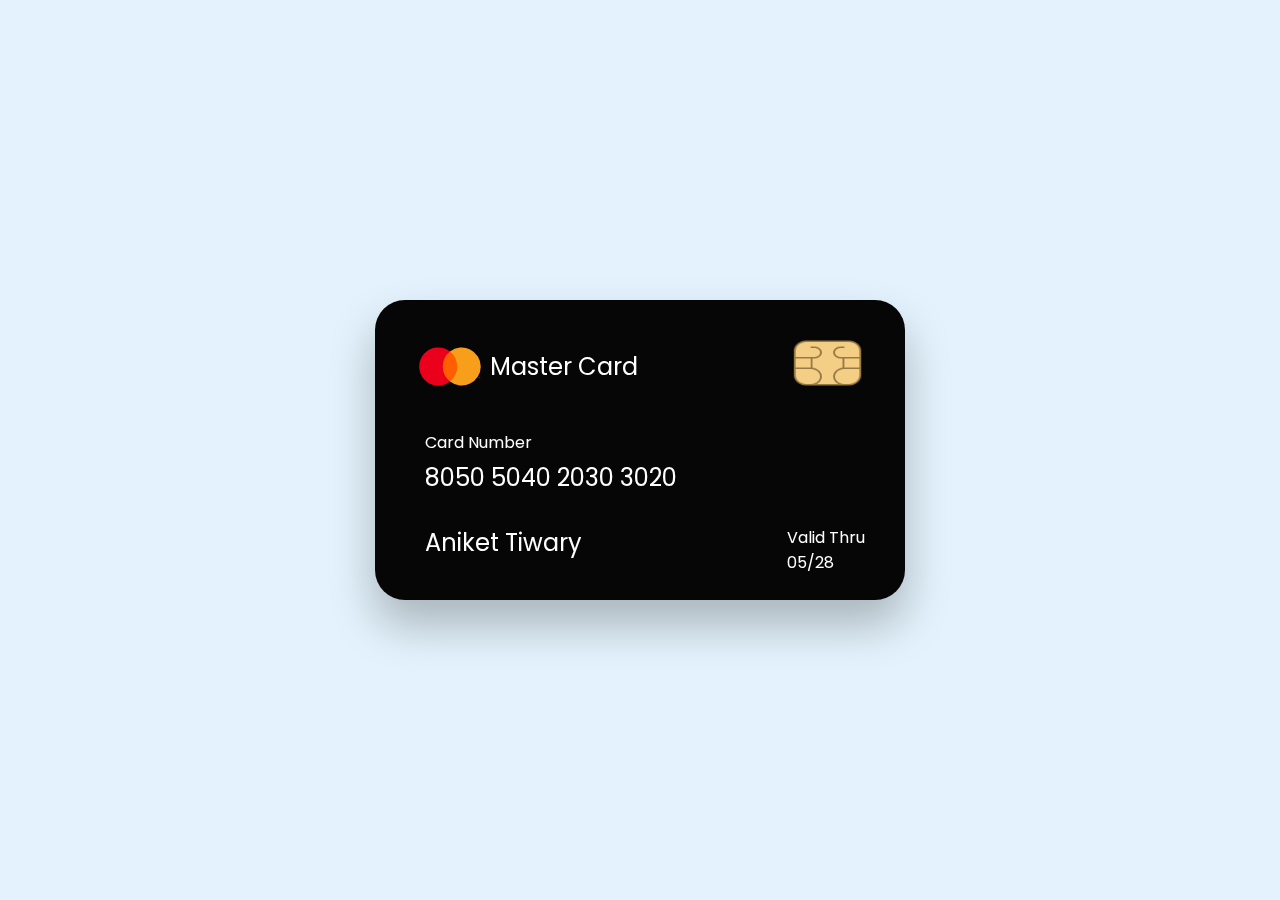
<file: index.html>
<!DOCTYPE html>
<html>
    <head>
        <title>Flipping card</title>
        <link rel="preconnect" href="https://fonts.googleapis.com">
        <link rel="preconnect" href="https://fonts.gstatic.com" crossorigin>
        <link href="https://fonts.googleapis.com/css2?family=Poppins:ital,wght@0,100;0,200;0,300;0,400;0,500;0,600;0,700;0,800;0,900;1,100;1,200;1,300;1,400;1,500;1,600;1,700;1,800;1,900&display=swap" rel="stylesheet">
        <link rel="stylesheet" href="css/general.css">
        <link rel="stylesheet" href="css/card-front.css">
        <link rel="stylesheet" href="css/card-back.css">
    </head>
    <body>
        <div class="credit-card">
            <div class="card-container">
                <div class="card">
                    <div class="card-face card-front">
                        <div class="front-header">
                            <div class="mastercard">
                                <img class="logo" src="img/Mastercard-Logo.svg">
                                <div>Master Card</div>
                            </div>
                            <div class="chip">
                                <img class="chip-logo" src="img/chip-card.png">
                            </div>
                        </div>
                        <div class="card-info">
                            <div class="card-number-label">Card Number</div>
                            <div class="card-number">8050 5040 2030 3020</div>
                            <div class="card-name-validity">
                                <div class="card-name">Aniket Tiwary</div>
                                <div class="card-validity">
                                    <div>Valid Thru</div>
                                    <div>05/28</div>
                                </div>
                            </div>
                        </div>
                    </div>    
                    <div class="card-face card-back">
                        <div class="back-header">
                            For customer service call 
                            +91 4343 3433 or email at 
                            mastecard@gmail.com
                        </div>

                        <div class="dark-strip"></div>

                        <div class="security-strip">
                            <div class="strips">
                                <img class="strip" src="img/security-strip.png">
                            </div>
                            <div class="security-code">005</div>
                        </div>
                        <div class="info">
                            Simply duummy text of the printing and typesetting industry, loren ipsum has been the industry's standard dummy text
                            ever since the 15s, when an unknown printer
                            took a gallay of type and scrambled it to
                            make a type specimen back.
                        </div>

                    </div>
                </div>
            </div>
        </div>
    </body>
    </body>
</html>
</file>
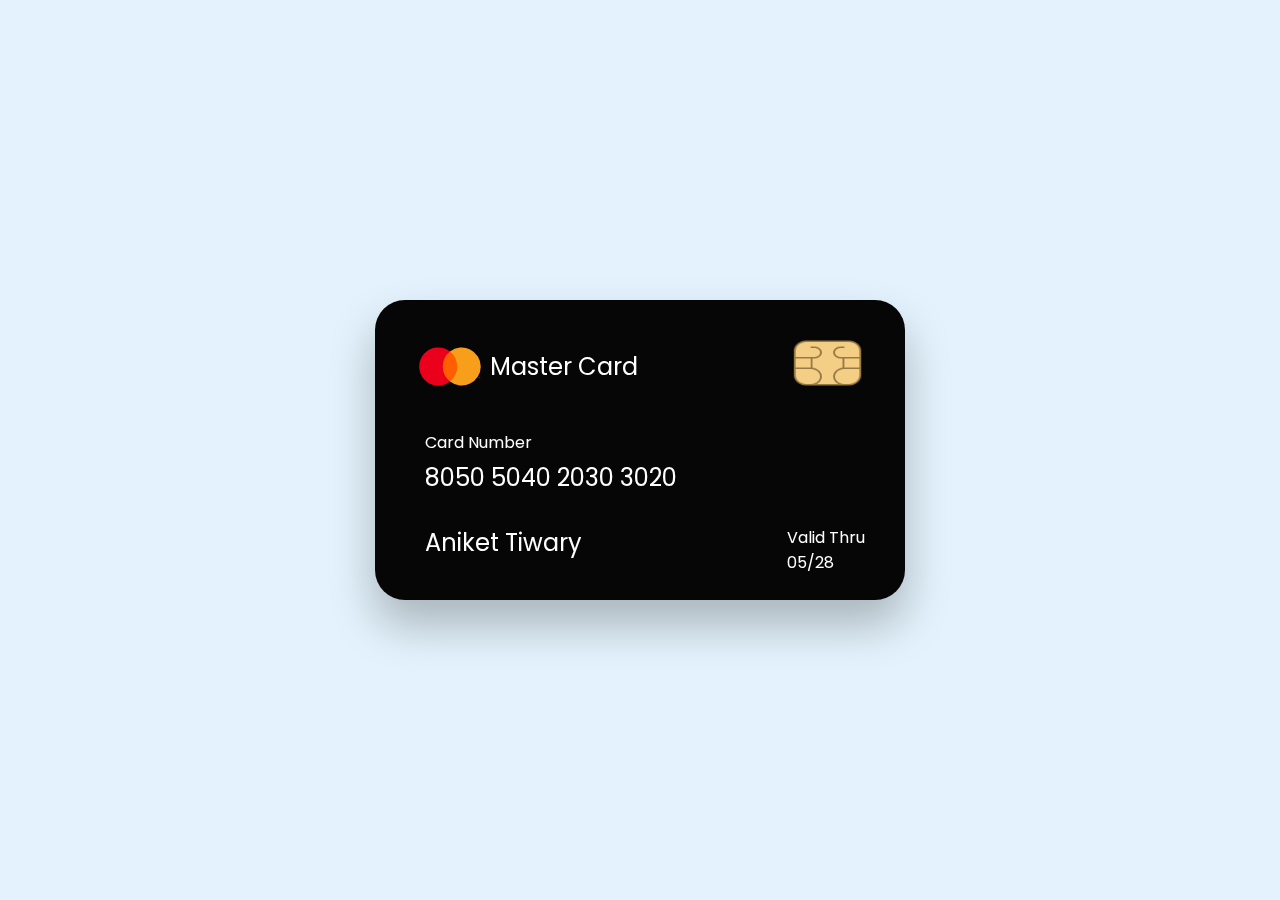
<file: flipping-card.html>
<!DOCTYPE html>
<html>
    <head>
        <title>Flipping card</title>
        <link rel="preconnect" href="https://fonts.googleapis.com">
        <link rel="preconnect" href="https://fonts.gstatic.com" crossorigin>
        <link href="https://fonts.googleapis.com/css2?family=Poppins:ital,wght@0,100;0,200;0,300;0,400;0,500;0,600;0,700;0,800;0,900;1,100;1,200;1,300;1,400;1,500;1,600;1,700;1,800;1,900&display=swap" rel="stylesheet">
        <link rel="stylesheet" href="css/general.css">
        <link rel="stylesheet" href="css/card-front.css">
        <link rel="stylesheet" href="css/card-back.css">
    </head>
    <body>
        <div class="credit-card">
            <div class="card-container">
                <div class="card">
                    <div class="card-face card-front">
                        <div class="front-header">
                            <div class="mastercard">
                                <img class="logo" src="img/Mastercard-Logo.svg">
                                <div>Master Card</div>
                            </div>
                            <div class="chip">
                                <img class="chip-logo" src="img/chip-card.png">
                            </div>
                        </div>
                        <div class="card-info">
                            <div class="card-number-label">Card Number</div>
                            <div class="card-number">8050 5040 2030 3020</div>
                            <div class="card-name-validity">
                                <div class="card-name">Aniket Tiwary</div>
                                <div class="card-validity">
                                    <div>Valid Thru</div>
                                    <div>05/28</div>
                                </div>
                            </div>
                        </div>
                    </div>    
                    <div class="card-face card-back">
                        <div class="back-header">
                            For customer service call 
                            +91 4343 3433 or email at 
                            mastecard@gmail.com
                        </div>

                        <div class="dark-strip"></div>

                        <div class="security-strip">
                            <div class="strips">
                                <img class="strip" src="img/security-strip.png">
                            </div>
                            <div class="security-code">005</div>
                        </div>
                        <div class="info">
                            Simply duummy text of the printing and typesetting industry, loren ipsum has been the industry's standard dummy text
                            ever since the 15s, when an unknown printer
                            took a gallay of type and scrambled it to
                            make a type specimen back.
                        </div>

                    </div>
                </div>
            </div>
        </div>
    </body>
    </body>
</html>
</file>
<file: css/general.css>
body{
    font-family: "Poppins", sans-serif;
    margin: 0;
    background-color: rgb(227,242,252);
}

.credit-card{
    height: 100vh;
    width: 100%;
    display: flex;
    justify-content: center;
    align-items: center;
}

.card-container{
    position: absolute;
    perspective: 1000px;
    height: 300px;
    width: 530px;
}

.card{
    height: 100%;
    width: 100%;
    transform-style: preserve-3d;
    transition: all ease 0.5s;
}

.card:hover{
    transform: rotateY(180deg);
}

.card-face{
    height: 100%;
    width: 100%;
    position: absolute;
    backface-visibility: hidden;
    background-color: rgb(6,6,6);
    box-shadow: 0 25px 45px rgba(0,0,0,0.25);
    border-radius: 30px;
    color: white;
}
</file>
<file: css/card-front.css>
.card-front{
    backface-visibility: hidden;
}

.front-header{
    display: flex;
    align-items: center;
    justify-content: space-between;
    margin-top: 8px;
    margin-left: 10px;
    margin-right: 20px;
    padding-top: 25px;
    padding-left: 25px;
    padding-right: 20px;
}

.mastercard{
    font-size: 24px;
    display: flex;
    align-items: center;
}

.logo{
    height: 65px;
    width: 80px;
}

.chip-logo{
    height: 60px;
    width: 75px;
}

.card-info{
    color: white;
    margin-top: 30px;
    padding-left: 50px;
}

.card-number{
    font-size: 24px;
    margin-top: 5px;
}

.card-name-validity{
    margin-top: 30px;
    display: flex;
    justify-content: space-between;
    padding-right: 40px;
}

.card-name{
    font-size: 24px;
}
</file>
<file: css/card-back.css>
.card-back{
    transform: rotateY(180deg);
}

.back-header{
    font-size: 12px;
    height: 50px;
    display: flex;
    align-items: center;
    justify-content: center;
}

.dark-strip{
   background-color: gray;
   height: 50px; 
}

.security-strip{
    height: 60px;
    width: 450px;
    display: flex;
    justify-content: space-between;
}

.security-strip{
    margin-top: 20px;
    padding-left: 40px;
    display: flex;
    align-items: center;
    justify-content: center;
    
}

.strip{
    height: 40px;
    width: 360px;
    border-radius: 10px;
}

.security-code{
    background-color: white;
    color: black;
    height: 40%;
    display: flex;
    align-items: center;
    padding: 0px 4px;
    border-radius: 4px;
    margin-left: -4px;
}

.info{
    margin-top: 30px;
    font-size: 12px;
    display: flex;
    padding: 0px 25px;
}
</file>
